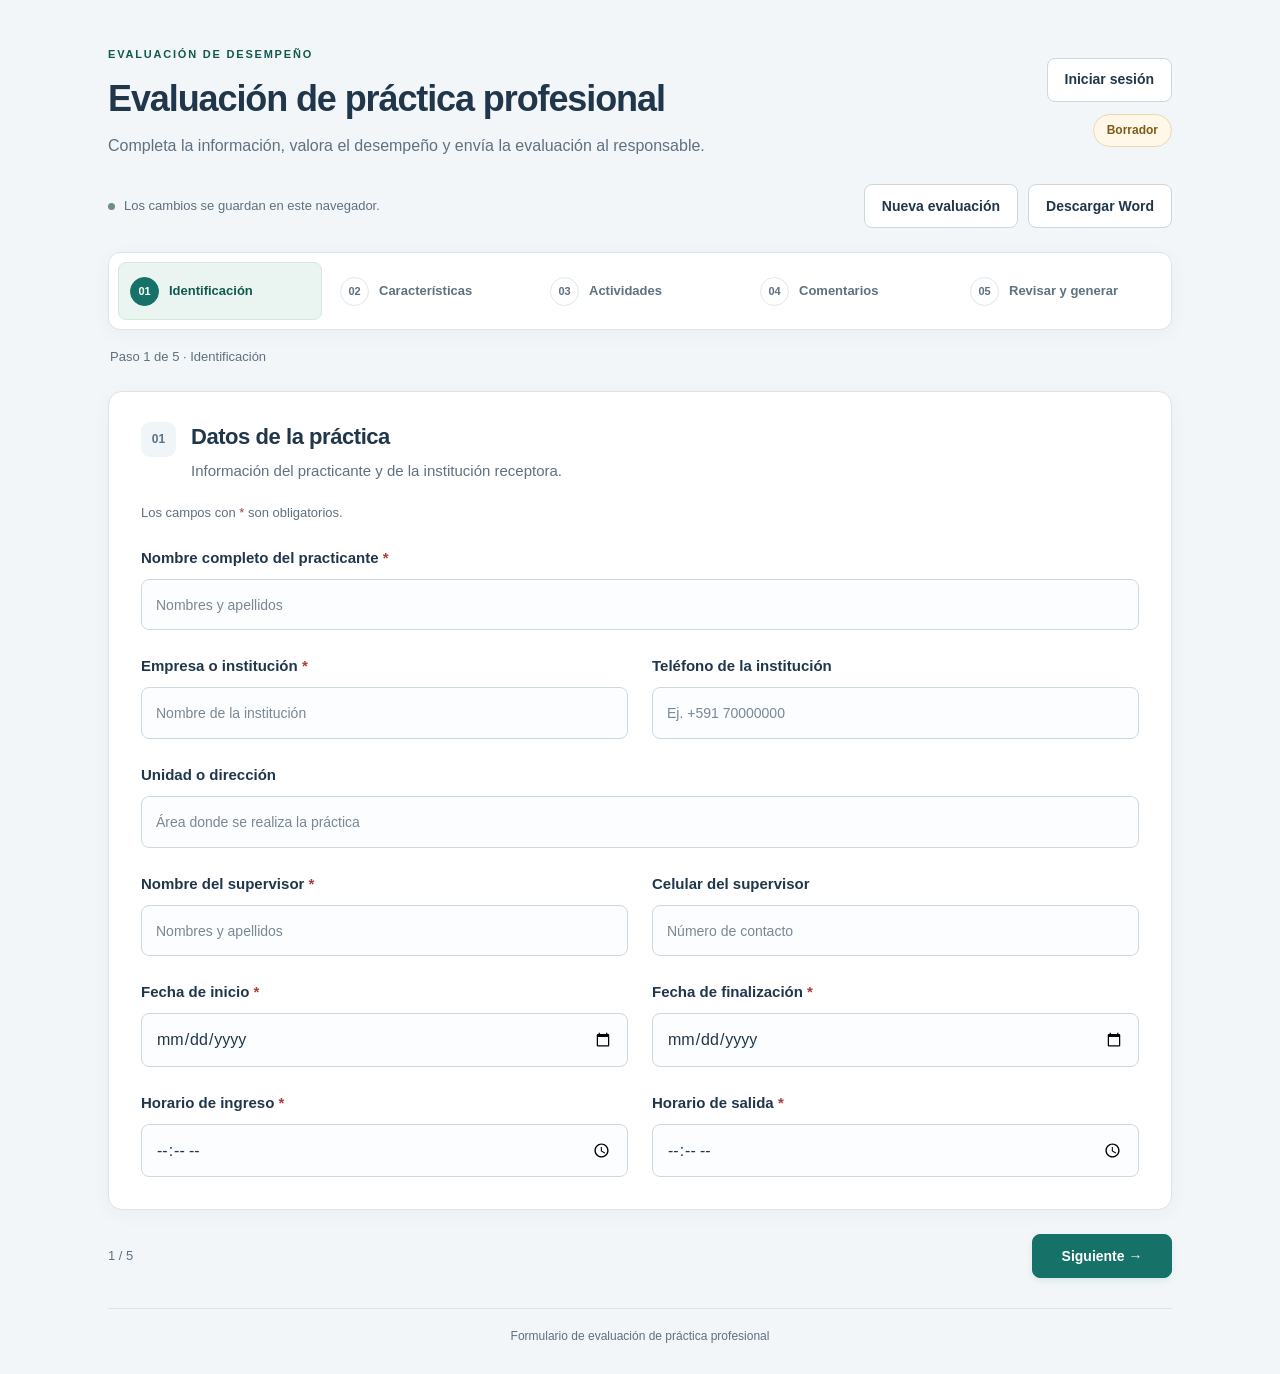
<file: index.html>
<!doctype html>
<html lang="es">
<head>
  <meta charset="utf-8"><meta name="viewport" content="width=device-width,initial-scale=1,viewport-fit=cover">
  <meta name="theme-color" content="#142d43">
  <meta name="description" content="Evaluación de práctica profesional: registro, calificación y seguimiento.">
  <title>Evaluación de práctica profesional</title>
  <link rel="stylesheet" href="styles.css">
  <script src="config.js" defer></script><script src="evaluation.js" defer></script><script src="docx-template.js" defer></script><script src="docx-export.js" defer></script><script src="delivery.js" defer></script><script src="app.js" defer></script>
</head>
<body>
  <div class="workspace">
    <a class="skip-link" href="#mainContent">Ir al formulario</a>
    <main id="mainContent">
      <div class="page-heading"><div><p class="eyebrow">EVALUACIÓN DE DESEMPEÑO</p><h1>Evaluación de práctica profesional</h1><p class="muted">Completa la información, valora el desempeño y envía la evaluación al responsable.</p></div><div class="page-account"><a href="admin.html" id="accountButton" class="button">Iniciar sesi?n</a><span class="pill" id="documentStatus">Borrador</span></div></div>
      <div class="toolbar"><span id="saveStatus" role="status">Los cambios se guardan en este navegador.</span><div><button class="button" id="newButton" type="button">Nueva evaluación</button><button class="button" id="printButton" type="button">Descargar Word</button></div></div>
      <nav class="stepper" aria-label="Secciones de la evaluación" id="stepper">
        <button type="button" data-step="0" aria-current="step" aria-label="Paso 1: Identificación"><span>01</span><b class="step-label">Identificación</b><b class="step-short" aria-hidden="true">Datos</b></button>
        <button type="button" data-step="1" aria-label="Paso 2: Características personales"><span>02</span><b class="step-label">Características</b><b class="step-short" aria-hidden="true">Personal</b></button>
        <button type="button" data-step="2" aria-label="Paso 3: Actividades y proyecto"><span>03</span><b class="step-label">Actividades</b><b class="step-short" aria-hidden="true">Proyecto</b></button>
        <button type="button" data-step="3" aria-label="Paso 4: Comentarios y cierre"><span>04</span><b class="step-label">Comentarios</b><b class="step-short" aria-hidden="true">Cierre</b></button>
        <button type="button" data-step="4" aria-label="Paso 5: Revisar y generar"><span>05</span><b class="step-label">Revisar y generar</b><b class="step-short" aria-hidden="true">Revisión</b></button>
      </nav>
      <p class="step-caption" id="stepCaption" role="status">Paso 1 de 5 · Identificación</p>
      <form id="evaluationForm" novalidate>
        <div class="content-grid"><div class="form-column">
          <section class="card" id="identificacion"><div class="section-heading"><span class="section-number">01</span><div><h2>Datos de la práctica</h2><p>Información del practicante y de la institución receptora.</p></div></div><p class="field-note">Los campos con <span>*</span> son obligatorios.</p>
            <div class="fields">
              <label class="wide">Nombre completo del practicante <span>*</span><input name="student" autocomplete="name" required maxlength="160" placeholder="Nombres y apellidos"></label>
              <label>Empresa o institución <span>*</span><input name="company" required maxlength="180" placeholder="Nombre de la institución"></label>
              <label>Teléfono de la institución<input name="companyPhone" type="tel" maxlength="40" placeholder="Ej. +591 70000000"></label>
              <label class="wide">Unidad o dirección<input name="department" maxlength="200" placeholder="Área donde se realiza la práctica"></label>
              <label>Nombre del supervisor <span>*</span><input name="supervisor" required maxlength="160" placeholder="Nombres y apellidos"></label>
              <label>Celular del supervisor<input name="supervisorPhone" type="tel" maxlength="40" placeholder="Número de contacto"></label>
              <label>Fecha de inicio <span>*</span><input name="startDate" type="date" required></label>
              <label>Fecha de finalización <span>*</span><input name="endDate" type="date" required></label>
              <label>Horario de ingreso <span>*</span><input name="startTime" type="time" required></label>
              <label>Horario de salida <span>*</span><input name="endTime" type="time" required></label>
            </div>
          </section>
          <section class="guide" id="instrucciones"><div><h3>Una calificación por cada criterio</h3><p>Ingresa notas de 1 a 100. Completa los ocho criterios de cada sección para calcular el resultado.</p></div><div class="scale"><span><i></i>1–25 <b>Insuficiente</b></span><span><i></i>26–50 <b>Suficiente</b></span><span><i></i>51–75 <b>Bueno</b></span><span><i></i>76–100 <b>Excelente</b></span></div><small>Escala de los criterios del documento original. El resultado final utiliza la escala indicada en el resumen.</small></section>
          <section class="card"><div class="section-heading"><span class="section-number">02</span><div><h2>Características personales</h2><p>Actitudes y habilidades durante la práctica profesional.</p></div><span class="weight">40 %</span></div><div id="personalCriteria"></div><div class="section-total"><span>Promedio de características personales</span><strong id="personalAverage">— / 100</strong></div></section>
          <section class="card"><div class="section-heading"><span class="section-number">03</span><div><h2>Actividades y proyecto</h2><p>Describe y califica las ocho actividades asignadas por el supervisor.</p></div><span class="weight">60 %</span></div><div id="activityCriteria"></div><div class="section-total"><span>Promedio de actividades y proyecto</span><strong id="activityAverage">— / 100</strong></div></section>
          <section class="card"><div class="section-heading"><span class="section-number">04</span><div><h2>Comentarios y cierre</h2><p>Observaciones, recomendaciones y decisión académica.</p></div></div><div class="fields"><label class="wide">Comentarios y recomendaciones<textarea name="comments" rows="4" maxlength="6000" placeholder="Fortalezas, oportunidades de mejora y recomendaciones…"></textarea></label><label>Jefe inmediato superior<input name="manager" maxlength="160" placeholder="Nombre completo"></label><label>Docente de la asignatura<input name="teacher" maxlength="160" placeholder="Nombre completo"></label><label class="wide">Decisión adoptada por el docente<select name="decision"><option value="">Pendiente de revisión docente</option><option value="aprobado">Aprobado</option><option value="reprobado">Reprobado</option></select><small>La decisión docente se registra por separado del resultado numérico.</small></label></div><div class="signatures"><div>Firma del supervisor<br><small>Nombre completo y sello</small></div><div>Firma del jefe inmediato superior</div><div>Firma del docente</div></div></section>
          <section class="card" id="reviewSection" hidden><div class="section-heading"><span class="section-number">05</span><div><h2>Revisar y generar documento</h2><p>Confirma los datos antes de descargar la evaluación en Word.</p></div></div><div class="review-body"><div class="template-notice"><strong>Documento final</strong><p>Se usa el formato del Word original con los datos que completaste. Luego puedes imprimirlo y firmarlo.</p></div><dl id="reviewData" class="review-data"></dl><p class="muted">Puedes volver a cualquier sección para corregir los datos. Puedes descargar tu copia en Word. Para que el responsable reciba tus respuestas, pulsa «Enviar evaluación al responsable».</p></div></section>
          <div class="wizard-actions"><button type="button" id="previousStep" class="button">← Anterior</button><span id="stepCount">1 / 5</span><button type="button" id="nextStep" class="button primary">Siguiente →</button></div>
        </div>
        <aside class="summary-column" hidden><section class="summary card"><h2>Resumen de calificaciones</h2><div class="final-score"><span>Nota final:</span> <strong id="finalScore">—</strong> <span>/ 100</span></div><p class="result" id="resultLabel">Evaluación en progreso</p><p class="completion" id="completion">0 de 16 criterios calificados</p><progress id="progress" max="16" value="0" aria-label="Criterios completados"></progress><div class="breakdown"><div><span>Características personales <small>40 % de la nota</small></span><strong id="personalWeighted">—</strong></div><div><span>Actividades y proyecto <small>60 % de la nota</small></span><strong id="activityWeighted">—</strong></div></div><div class="final-scale"><span>Hasta 60 <b>Insuficiente</b></span><span>Más de 60 hasta 75 <b>Suficiente</b></span><span>Más de 75 hasta 90 <b>Bueno</b></span><span>Más de 90 <b>Excelente</b></span></div><button type="submit" class="button full">Finalizar y generar Word</button><button type="button" id="saveButton" class="button full">Guardar borrador</button><button type="button" id="cloudButton" class="button subtle full">Guardar en mi cuenta</button><button type="button" id="sendButton" class="button primary full" hidden>Enviar evaluación al responsable</button><p id="deliveryStatus" class="delivery-status" role="status"></p><small class="summary-note">Nota final = promedio personal × 0,40 + promedio de actividades × 0,60.</small></section></aside></div>
      </form>
      <footer>Formulario de evaluación de práctica profesional</footer>
    </main>
  </div>
  <dialog id="accountDialog"><form id="loginForm"><div class="dialog-heading"><h2>Conectar tu cuenta</h2><button class="button" id="closeDialog" type="button" aria-label="Cerrar">×</button></div><p class="muted" id="authDescription">Configura Supabase en config.js para activar la sincronización.</p><label>Correo electrónico<input id="email" type="email" autocomplete="username" required></label><label>Contraseña<input id="password" type="password" autocomplete="current-password" required minlength="6"></label><p id="authStatus" role="status"></p><button type="submit" class="button primary full" id="loginButton">Iniciar sesión</button><button type="button" class="button full" id="logoutButton" hidden>Cerrar sesión</button></form></dialog>
  <div class="toast" id="toast" role="status" hidden></div>
</body></html>
</file>
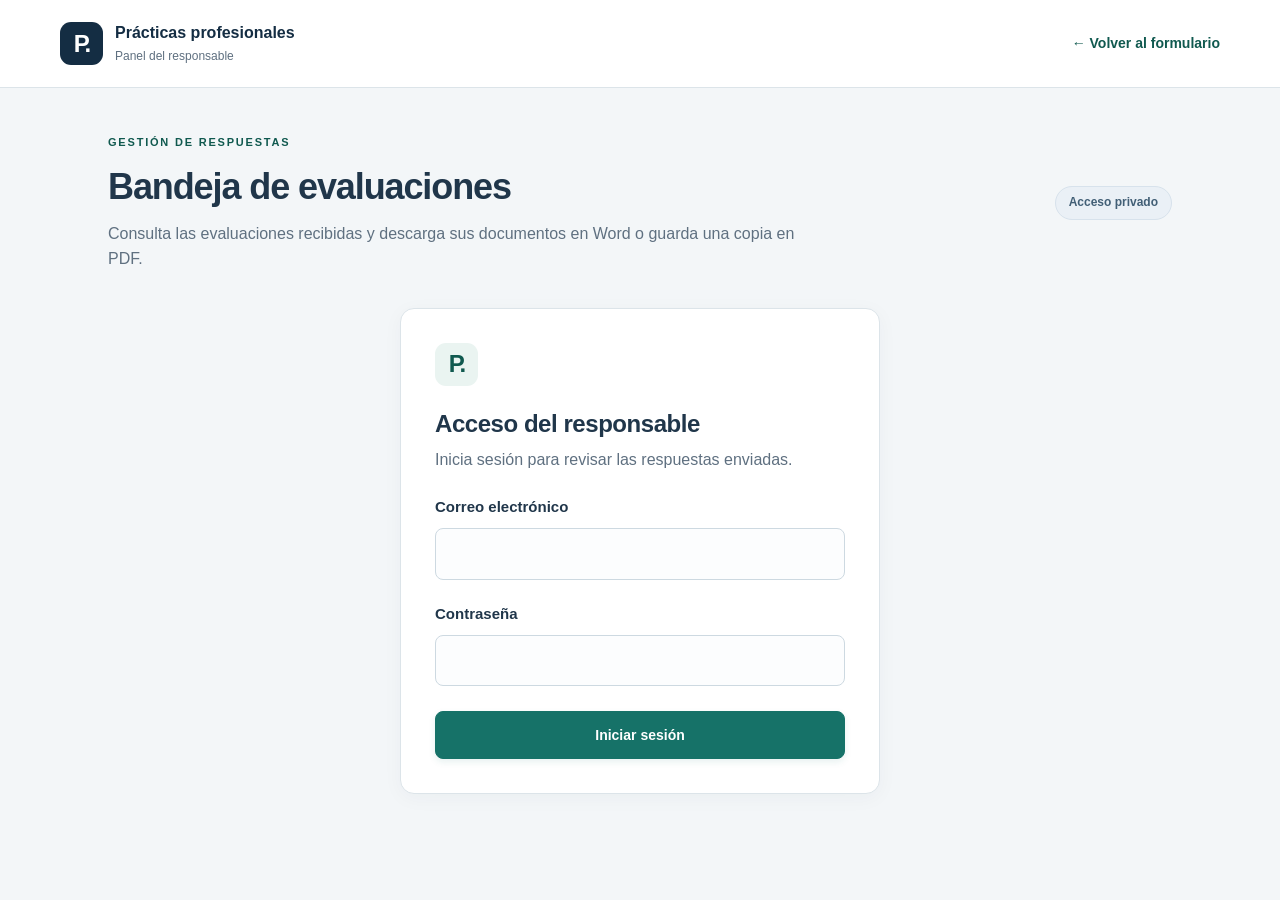
<file: admin.html>
<!doctype html>
<html lang="es">
<head>
  <meta charset="utf-8"><meta name="viewport" content="width=device-width,initial-scale=1,viewport-fit=cover"><meta name="theme-color" content="#142d43">
  <title>Evaluaciones recibidas</title><link rel="stylesheet" href="styles.css">
  <script src="config.js" defer></script><script src="evaluation.js" defer></script><script src="docx-template.js" defer></script><script src="docx-export.js" defer></script><script src="admin.js" defer></script>
</head>
<body class="admin-page">
  <a class="skip-link" href="#mainContent">Ir al contenido</a>
  <header class="topbar"><a class="site-brand" href="index.html"><span class="brand-symbol" aria-hidden="true">P.</span><span>Prácticas profesionales<small>Panel del responsable</small></span></a><a class="back-link" href="index.html">← Volver al formulario</a></header>
  <main id="mainContent">
    <div class="page-heading"><div><p class="eyebrow">GESTIÓN DE RESPUESTAS</p><h1>Bandeja de evaluaciones</h1><p class="muted">Consulta las evaluaciones recibidas y descarga sus documentos en Word o guarda una copia en PDF.</p></div><span class="pill neutral">Acceso privado</span></div>
    <p id="adminMessage" role="status"></p>
    <section id="adminLogin" class="card admin-login">
      <span class="login-mark" aria-hidden="true">P.</span><h2>Acceso del responsable</h2><p class="muted">Inicia sesión para revisar las respuestas enviadas.</p>
      <form id="adminLoginForm"><label>Correo electrónico<input id="adminEmail" type="email" autocomplete="username" required></label><label>Contraseña<input id="adminPassword" type="password" autocomplete="current-password" required></label><button class="button primary full" id="adminLoginButton" type="submit">Iniciar sesión</button></form>
    </section>
    <section id="inbox" hidden>
      <div class="toolbar"><span id="adminAccount"></span><div><button type="button" class="button" id="refreshInbox">Actualizar</button><button type="button" class="button" id="adminLogout">Cerrar sesión</button></div></div>
      <label>Buscar por nombre o institución en esta página<input id="inboxSearch" type="search" placeholder="Buscar entre las respuestas mostradas"></label>
      <p id="inboxCount" role="status"></p><div id="inboxList" class="card"></div>
      <div class="wizard-actions"><button type="button" class="button" id="inboxPrevious">Anterior</button><span id="inboxPage">Página 1</span><button type="button" class="button" id="inboxNext">Siguiente</button></div>
    </section>
  </main>
  <dialog id="responseDialog" class="response-dialog"><div class="dialog-heading"><h2>Respuestas de la evaluación</h2><button type="button" class="button" id="closeResponse" aria-label="Cerrar respuestas">Cerrar</button></div><dl id="responseData" class="review-data"></dl><button type="button" class="button primary full" id="downloadResponse">Descargar Word</button><button type="button" class="button full" id="printResponse">Guardar en PDF / Imprimir</button><p class="pdf-help muted">Para descargar el PDF, selecciona ?Guardar como PDF? en la ventana de impresi?n.</p></dialog>
</body></html>
</file>
<file: styles.css>
﻿/* Diseño compartido del formulario y la bandeja. Sin dependencias externas. */
:root {
  --navy: #142d43;
  --accent: #167268;
  --accent-dark: #10594f;
  --accent-soft: #eaf4f1;
  --ink: #20364a;
  --muted: #5f7080;
  --border: #dce4e9;
  --canvas: #f3f6f8;
  --paper: #fff;
  --radius: 14px;
  --shadow: 0 4px 20px rgb(20 45 67 / 4%);
}
* { box-sizing: border-box; }
html { scroll-behavior: smooth; scroll-padding-top: 24px; -webkit-text-size-adjust: 100%; }
body { margin: 0; background: var(--canvas); color: var(--ink); font: 16px/1.6 'Segoe UI', Arial, sans-serif; }
button, input, textarea, select { font: inherit; }
button { cursor: pointer; touch-action: manipulation; }
a { color: var(--accent-dark); text-underline-offset: 4px; }
a:hover { text-decoration-thickness: 2px; }
button, a, input, textarea, select { outline-offset: 4px; }
:focus-visible { outline: 3px solid #438bce; }
[hidden] { display: none !important; }
h1, h2, h3, p { margin-top: 0; }
h1 { margin-bottom: 12px; font-size: clamp(27px, 3.2vw, 36px); font-weight: 700; letter-spacing: -1.1px; line-height: 1.23; }
h2 { margin-bottom: 7px; font-size: 22px; letter-spacing: -.45px; line-height: 1.35; }
h3 { margin-bottom: 8px; font-size: 18px; }
small { color: var(--muted); font-size: 13px; }
.muted { color: var(--muted); }
.eyebrow { margin-bottom: 13px; color: var(--accent-dark); font-size: 11px; font-weight: 700; letter-spacing: 1.8px; }
.skip-link { position: fixed; top: -100px; left: 16px; z-index: 20; padding: 12px 18px; background: white; border: 2px solid var(--accent); border-radius: 8px; }
.skip-link:focus { top: 12px; }

/* Encabezado */
.topbar { display: flex; align-items: center; justify-content: space-between; gap: 24px; min-height: 88px; padding: 16px max(24px, calc((100% - 1160px) / 2)); background: var(--paper); border-bottom: 1px solid var(--border); }
.site-brand { display: flex; align-items: center; gap: 12px; text-decoration: none; color: var(--navy); font-size: 16px; font-weight: 700; line-height: 1.4; flex-shrink: 0; }
.site-brand small { display: block; margin-top: 3px; font-size: 12px; font-weight: 400; }
.brand-symbol, .login-mark { display: grid; place-items: center; width: 43px; height: 43px; border-radius: 11px; background: var(--navy); color: #fff; font-size: 24px; font-weight: 700; letter-spacing: -2px; }
.header-actions { display: flex; align-items: center; flex-wrap: wrap; gap: 22px; font-size: 13px; }
.header-actions > a { color: #4b6275; text-decoration: none; }
.header-actions > a:hover { color: var(--accent-dark); text-decoration: underline; }
#connection { display: flex; align-items: center; gap: 7px; font-size: 12px; color: var(--muted); }
#connection::before { content: ''; width: 6px; height: 6px; border-radius: 50%; background: var(--accent); }
.back-link { font-size: 14px; font-weight: 600; text-decoration: none; }
main { max-width: 1120px; margin: auto; padding: 46px 28px 24px; }
.page-heading { display: flex; align-items: center; justify-content: space-between; gap: 24px; margin-bottom: 26px; }
.page-account { display: flex; flex-direction: column; align-items: flex-end; gap: 12px; flex-shrink: 0; }
.page-heading .muted { max-width: 720px; margin-bottom: 0; font-size: 16px; }
.pill { padding: 6px 13px; border: 1px solid #ead8af; border-radius: 30px; background: #fff8e8; color: #7d5b1b; font-size: 12px; font-weight: 600; white-space: nowrap; }
.pill.neutral { color: #425f76; background: #eaf0f6; border-color: #d7e2ec; }
.toolbar { display: flex; justify-content: space-between; align-items: center; flex-wrap: wrap; gap: 16px; margin: 0 0 24px; }
.toolbar > div { display: flex; flex-wrap: wrap; gap: 10px; }
#saveStatus { display: flex; align-items: center; gap: 9px; font-size: 13px; color: var(--muted); }
#saveStatus::before { content: ''; width: 7px; height: 7px; background: #718e83; border-radius: 50%; flex-shrink: 0; }
.button { min-height: 44px; padding: 10px 17px; border: 1px solid #ccd8df; border-radius: 8px; background: #fff; color: var(--ink); font-size: 14px; font-weight: 600; line-height: 1.5; transition: background .15s, border-color .15s, box-shadow .15s; }
.button:hover { background: #f3f7f9; border-color: #a6bbc8; }
.button.primary { color: #fff; background: var(--accent); border-color: var(--accent); box-shadow: 0 3px 7px rgb(22 114 104 / 10%); }
.button.primary:hover { background: var(--accent-dark); border-color: var(--accent-dark); }
.button:active { box-shadow: none; }
.button:disabled { opacity: .55; cursor: not-allowed; box-shadow: none; }
.button.subtle { color: var(--muted); background: transparent; border-color: transparent; }
.button.full { display: block; width: 100%; margin-top: 11px; }

/* Pasos */
.stepper { display: grid; grid-template-columns: repeat(5, minmax(0, 1fr)); padding: 9px; gap: 6px; background: #fff; border: 1px solid var(--border); border-radius: 12px; box-shadow: var(--shadow); }
.stepper button { display: flex; align-items: center; justify-content: flex-start; gap: 10px; min-height: 58px; min-width: 0; padding: 11px; border: 1px solid transparent; border-radius: 8px; color: var(--muted); background: transparent; text-align: left; font-size: 13px; line-height: 1.4; }
.stepper button:hover { background: #f4f7f9; }
.stepper button > span { display: grid; place-items: center; width: 29px; height: 29px; flex-shrink: 0; border: 1px solid #dfe7ed; border-radius: 50%; font-size: 11px; font-weight: 600; }
.stepper button[aria-current="step"] { color: var(--accent-dark); background: var(--accent-soft); border-color: #d3e9df; }
.stepper button[aria-current="step"] > span { background: var(--accent); color: #fff; border-color: var(--accent); }
.stepper button.passed { color: #426a60; }
.stepper button.passed > span { border-color: #a8cabe; background: #f0f7f3; }
.stepper b { font-weight: 600; }
.step-short { display: none; }
.step-caption { font-size: 13px; color: var(--muted); margin: 17px 2px 23px; }
.content-grid { display: block; }
.card { background: var(--paper); border: 1px solid var(--border); border-radius: var(--radius); margin-bottom: 24px; box-shadow: var(--shadow); }
.section-heading { display: flex; align-items: flex-start; gap: 15px; padding: 30px 32px 25px; }
.section-heading > div { min-width: 0; }
.section-heading p { font-size: 15px; margin: 0; color: var(--muted); }
.section-number { display: grid; place-items: center; width: 35px; height: 35px; flex-shrink: 0; background: #f0f5f8; color: #577185; border-radius: 9px; font-size: 12px; font-weight: 600; }
.weight { margin-left: auto; padding: 6px 12px; border-radius: 6px; background: var(--accent-soft); color: var(--accent-dark); font-size: 13px; font-weight: 600; white-space: nowrap; }
.field-note { margin: -5px 32px 22px; font-size: 13px; color: var(--muted); }
.field-note span { color: #a83838; }
.fields { display: grid; grid-template-columns: repeat(2, minmax(0, 1fr)); gap: 24px; padding: 0 32px 32px; }
.fields > *, .workspace, .form-column { min-width: 0; }
.wide { grid-column: 1 / -1; }
label { display: block; font-size: 15px; font-weight: 600; }
label > span { color: #aa3e3e; }
label > small { display: block; margin-top: 7px; font-weight: 400; }
input, textarea, select { display: block; width: 100%; min-width: 0; max-width: 100%; min-height: 48px; padding: 12px 14px; margin-top: 9px; border: 1px solid #cdd9e1; border-radius: 8px; background: #fcfdfe; color: var(--ink); font-size: 16px; font-weight: 400; transition: border-color .15s, box-shadow .15s; }
input::placeholder, textarea::placeholder { color: #798895; opacity: 1; font-size: 14px; }
input:hover, textarea:hover, select:hover { border-color: #a8bcc8; }
input:focus, textarea:focus, select:focus { background: #fff; outline: none; border-color: var(--accent); box-shadow: 0 0 0 3px rgb(22 114 104 / 12%); }
.was-validated input:invalid, .was-validated textarea:invalid, .was-validated select:invalid { border-color: #b74d4d; background: #fffafa; }
input:disabled, textarea:disabled, select:disabled { background: #f0f3f5; color: #71808c; }
textarea { resize: vertical; line-height: 1.65; }
.guide { padding: 24px 30px; margin-bottom: 24px; border: 1px solid #d2e3dd; border-left: 3px solid #71a798; border-radius: 10px; background: #f0f7f4; }
.guide h3 { color: #2d5a4f; font-size: 17px; }
.guide p { font-size: 15px; color: #506b63; }
.guide small { display: block; color: #526d64; }
.scale { display: grid; grid-template-columns: repeat(4, minmax(0, 1fr)); gap: 16px; margin: 20px 0; }
.scale span { padding-left: 12px; border-left: 2px solid #a6bbb2; font-size: 14px; }
.scale b { display: block; font-weight: 600; }
.scale i { display: none; }
.criterion { display: flex; align-items: flex-start; gap: 15px; padding: 24px 32px; border-top: 1px solid #e9eef2; }
.criterion:focus-within { background: #fbfdfc; }
.criterion-index { min-width: 22px; padding-top: 2px; color: #7c8c99; font-size: 13px; font-variant-numeric: tabular-nums; }
.criterion-copy { flex: 1; min-width: 0; }
.criterion-copy strong { font-size: 16px; font-weight: 600; }
.criterion-copy p { margin: 7px 0 0; color: var(--muted); font-size: 15px; line-height: 1.7; }
.score-label { flex-shrink: 0; width: 112px; color: var(--muted); font-size: 12px; font-weight: 500; text-align: center; }
.score-label input { text-align: center; font-size: 20px; font-weight: 600; font-variant-numeric: tabular-nums; }
.activity-input { min-height: 100px; }
.section-total { display: flex; justify-content: space-between; flex-wrap: wrap; gap: 12px; padding: 19px 32px; border-top: 1px solid var(--border); border-radius: 0 0 var(--radius) var(--radius); background: #f8fafb; font-size: 14px; }
.section-total strong { color: var(--accent-dark); white-space: nowrap; font-size: 16px; }
.wizard-actions { display: flex; justify-content: space-between; align-items: center; gap: 15px; margin: 6px 0 30px; }
#stepCount, #inboxPage { color: var(--muted); font-size: 13px; }
#nextStep { margin-left: auto; min-width: 140px; }
.signatures { display: none; }

/* Resumen debajo del formulario: no hay barras laterales. */
.summary-column { position: static; }
.summary { display: grid; grid-template-columns: minmax(0, 1fr) minmax(0, 1fr); gap: 0 36px; padding: 30px 32px; }
.summary h2 { grid-column: 1 / -1; font-size: 20px; margin-bottom: 18px; }
.final-score { grid-column: 1; margin: 0 0 8px; color: var(--muted); font-size: 14px; }
.final-score strong { margin: 0 6px; font-size: 40px; color: var(--navy); font-weight: 700; letter-spacing: -1.5px; font-variant-numeric: tabular-nums; }
.result { grid-column: 1; margin-bottom: 14px; color: var(--accent-dark); font-size: 14px; font-weight: 600; }
.completion { grid-column: 1; font-size: 13px; color: var(--muted); margin: 0 0 10px; }
progress { grid-column: 1; display: block; width: 100%; height: 7px; border: 0; border-radius: 8px; appearance: none; background: #e9eef0; }
progress::-webkit-progress-bar { background: #e9eef0; border-radius: 8px; }
progress::-webkit-progress-value { background: var(--accent); border-radius: 8px; }
progress::-moz-progress-bar { background: var(--accent); border-radius: 8px; }
.breakdown { grid-column: 2; grid-row: 2 / span 4; align-self: center; margin: 0; }
.breakdown > div { display: flex; align-items: center; justify-content: space-between; gap: 14px; padding: 14px 0; border-bottom: 1px solid var(--border); font-size: 14px; }
.breakdown small { display: block; margin-top: 3px; font-size: 12px; }
.breakdown strong { flex-shrink: 0; font-size: 21px; font-variant-numeric: tabular-nums; }
.final-scale { grid-column: 1 / -1; display: grid; grid-template-columns: repeat(4, minmax(0, 1fr)); gap: 16px; padding: 22px 0; margin-top: 14px; border-top: 1px solid var(--border); font-size: 12px; }
.final-scale span { color: var(--muted); }
.final-scale b { display: block; font-size: 13px; font-weight: 600; color: #42596a; }
.summary > .button, .summary-note, .delivery-status { grid-column: 1 / -1; }
.summary > .button { margin-top: 9px; }
#sendButton { min-height: 50px; }
.summary-note { display: block; margin-top: 17px; text-align: center; font-size: 12px; }
.delivery-status { margin: 18px 0 0; padding: 14px 16px; border: 1px solid #d9e4eb; border-radius: 8px; background: #f5f8fa; font-size: 14px; line-height: 1.75; overflow-wrap: anywhere; }
.review-body { padding: 0 32px 30px; }
.template-notice { margin-bottom: 24px; padding: 18px 20px; border: 1px solid #d5e5df; border-radius: 9px; background: #f1f7f4; font-size: 15px; }
.template-notice p { margin: 7px 0 0; color: #526d64; }
.review-data { display: grid; grid-template-columns: minmax(0, 1fr) minmax(0, 1.5fr); margin-bottom: 24px; font-size: 15px; }
.review-data dt, .review-data dd { padding: 14px 0; margin: 0; border-bottom: 1px solid #e6edf1; white-space: pre-wrap; overflow-wrap: anywhere; }
.review-data dt { padding-right: 24px; color: var(--muted); }
.review-data dd { font-weight: 500; }

/* Historial, bandeja y acceso */
.history { margin-top: 12px; }
.history-tools { display: flex; flex-wrap: wrap; gap: 12px; padding: 0 32px 25px; }
.history-tools input { flex: 1 1 240px; width: auto; margin: 0; }
.history-row { display: flex; align-items: center; flex-wrap: wrap; gap: 18px; padding: 22px 32px; border-top: 1px solid #e6edf1; }
.history-row:hover { background: #fbfcfd; }
.history-row:last-child { border-radius: 0 0 var(--radius) var(--radius); }
.history-row > div { flex: 1 1 200px; min-width: 0; }
.history-row strong { display: block; font-size: 16px; font-weight: 600; }
.history-row small { display: block; margin-top: 5px; line-height: 1.7; }
.history-score { font-size: 24px; font-weight: 600; color: var(--navy); font-variant-numeric: tabular-nums; }
.empty { margin: 0; padding: 30px 32px 38px; text-align: center; color: var(--muted); font-size: 15px; }
footer { padding: 18px 0 4px; border-top: 1px solid var(--border); color: var(--muted); text-align: center; font-size: 12px; }
.admin-login { max-width: 480px; margin: 36px auto 50px; padding: 34px; }
.login-mark { margin-bottom: 22px; background: var(--accent-soft); color: var(--accent-dark); }
.admin-login h2 { font-size: 24px; }
.admin-login label { margin-top: 22px; }
.admin-login .button { min-height: 48px; margin-top: 25px; }
#adminMessage:not(:empty) { margin-bottom: 24px; padding: 14px 18px; background: #edf3f7; border: 1px solid #d8e3eb; border-radius: 9px; color: #435d70; font-size: 14px; }
#inbox { padding-top: 8px; }
#inboxSearch { background: #fff; }
#inboxCount { margin-top: 16px; font-size: 13px; color: var(--muted); }
#inboxList { overflow: hidden; }
#inboxList .history-row:first-child { border-top: 0; }
#inboxList .history-row .button:last-child { color: var(--accent-dark); border-color: #c3dbd2; background: #f3f8f5; }
#adminAccount { font-size: 14px; color: var(--muted); }
dialog { width: min(460px, calc(100% - 28px)); max-height: calc(100dvh - 36px); overflow-y: auto; border: 1px solid #d9e3e9; border-radius: 16px; padding: 30px; color: var(--ink); box-shadow: 0 24px 80px rgb(13 35 51 / 20%); }
dialog::backdrop { background: rgb(16 35 50 / 48%); backdrop-filter: blur(3px); }
.dialog-heading { display: flex; justify-content: space-between; align-items: center; gap: 16px; }
.dialog-heading h2 { margin: 0; }
.dialog-heading .button { min-width: 44px; flex-shrink: 0; }
dialog label { margin-top: 20px; }
#authDescription { margin-top: 20px; }
#authStatus { color: #a13d3d; font-size: 14px; }
.response-dialog { width: min(860px, calc(100% - 28px)); }
.response-dialog .dialog-heading { position: sticky; top: -30px; z-index: 1; padding: 12px 0 18px; background: #fff; border-bottom: 1px solid var(--border); }
.toast { position: fixed; z-index: 20; bottom: max(24px, env(safe-area-inset-bottom)); left: 50%; transform: translateX(-50%); width: max-content; max-width: calc(100% - 32px); padding: 15px 22px; background: var(--navy); color: #fff; border: 1px solid #355164; border-radius: 10px; box-shadow: 0 8px 30px rgb(20 45 67 / 20%); font-size: 14px; line-height: 1.7; }
h1, h2, h3, p, label, small, .history-row, .toast { overflow-wrap: anywhere; }

@media (max-width: 1100px) {
  .topbar { flex-wrap: wrap; gap: 16px; padding: 17px 28px; }
  .header-actions { gap: 18px; }
}
@media (max-width: 800px) {
  main { padding-top: 32px; }
  .header-actions { width: 100%; justify-content: space-between; gap: 14px; }
  .stepper button { flex-direction: column; text-align: center; justify-content: center; gap: 8px; padding: 10px 5px; }
  .summary { column-gap: 24px; }
}
@media (max-width: 600px) {
  main { padding: 28px 16px 20px; }
  .topbar { padding: 16px; gap: 16px; }
  .site-brand { font-size: 15px; }
  .site-brand small { font-size: 11px; }
  .brand-symbol { width: 38px; height: 38px; font-size: 23px; }
  .header-actions { gap: 12px; font-size: 12px; }
  .header-actions .button { min-height: 42px; font-size: 12px; padding: 8px 12px; }
  #connection { font-size: 11px; }
  .back-link { font-size: 13px; }
  .page-heading { flex-direction: column; align-items: flex-start; gap: 16px; margin-bottom: 23px; }
  .page-account { order: -1; width: 100%; flex-direction: row-reverse; justify-content: space-between; align-items: center; }
  .page-heading .muted { font-size: 15px; line-height: 1.75; }
  h1 { font-size: 29px; letter-spacing: -.8px; }
  h2 { font-size: 20px; }
  .eyebrow { margin-bottom: 11px; font-size: 10px; }
  .toolbar { display: block; }
  #saveStatus { font-size: 12px; }
  .toolbar > div { display: grid; grid-template-columns: repeat(2, minmax(0, 1fr)); gap: 8px; margin-top: 14px; }
  .button { min-height: 46px; padding: 11px 12px; font-size: 13px; }
  .stepper { padding: 6px; gap: 3px; border-radius: 10px; }
  .stepper button { min-height: 74px; padding: 9px 2px; font-size: 11px; gap: 8px; }
  .stepper button > span { width: 26px; height: 26px; font-size: 10px; }
  .step-label { display: none; }
  .step-short { display: block; }
  .step-caption { font-size: 12px; margin: 14px 0 20px; }
  .card { border-radius: 11px; margin-bottom: 20px; }
  .section-heading { padding: 23px 18px; gap: 11px; }
  .section-heading p { font-size: 14px; line-height: 1.75; }
  .section-number { width: 29px; height: 29px; border-radius: 7px; font-size: 11px; }
  .weight { padding: 5px 8px; font-size: 11px; }
  .field-note { margin: -4px 18px 20px; font-size: 12px; }
  .fields { grid-template-columns: minmax(0, 1fr); gap: 22px; padding: 0 18px 25px; }
  label { font-size: 15px; }
  input, textarea, select { min-height: 49px; font-size: 16px; padding: 12px; }
  input::placeholder, textarea::placeholder { font-size: 14px; }
  .criterion { display: grid; grid-template-columns: 17px minmax(0, 1fr); padding: 22px 18px; gap: 10px; }
  .criterion-index { min-width: 0; font-size: 12px; }
  .criterion-copy { grid-column: 2; }
  .criterion-copy strong { font-size: 16px; }
  .criterion-copy p { font-size: 14px; line-height: 1.8; }
  .score-label { grid-column: 2; display: flex; justify-content: space-between; align-items: center; gap: 12px; width: 100%; text-align: left; font-size: 13px; margin-top: 5px; }
  .score-label input { width: 105px; margin: 0; font-size: 19px; }
  .activity-input { min-height: 112px; }
  .section-total { padding: 17px 18px; font-size: 13px; }
  .section-total strong { margin-left: auto; font-size: 15px; }
  .guide { padding: 22px 18px; }
  .guide p { font-size: 14px; }
  .scale { grid-template-columns: repeat(2, minmax(0, 1fr)); gap: 18px; }
  .scale span { font-size: 13px; }
  .guide small { font-size: 12px; line-height: 1.8; }
  .wizard-actions { gap: 10px; margin-bottom: 24px; }
  #nextStep { min-width: 116px; }
  .summary { display: block; padding: 24px 18px; }
  .summary h2 { font-size: 20px; }
  .final-score { margin: 16px 0 8px; }
  .final-score strong { font-size: 38px; }
  .completion { margin-bottom: 12px; }
  .breakdown { margin-top: 20px; }
  .final-scale { grid-template-columns: repeat(2, minmax(0, 1fr)); gap: 16px 20px; }
  .delivery-status { padding: 13px; font-size: 13px; }
  .summary-note { line-height: 1.8; }
  .review-body { padding: 0 18px 24px; }
  .template-notice { padding: 16px; font-size: 14px; }
  .review-data { grid-template-columns: minmax(0, 1fr); font-size: 14px; }
  .review-data dt { border-bottom: 0; padding: 14px 0 0; font-size: 13px; }
  .review-data dd { padding-top: 5px; }
  .history-tools { flex-direction: column; padding: 0 18px 22px; }
  .history-tools input { width: 100%; flex: initial; }
  .history-row { display: grid; grid-template-columns: minmax(0, 1fr) auto; padding: 20px 18px; gap: 14px; }
  .history-row > div { grid-column: 1 / -1; }
  .history-row .button { min-width: 86px; }
  .history-row strong { font-size: 16px; }
  .history-row small { font-size: 13px; }
  #inboxList .history-row { grid-template-columns: repeat(2, minmax(0, 1fr)); }
  .empty { padding: 22px 18px 30px; font-size: 14px; }
  .admin-login { padding: 27px 22px; margin: 28px 0; }
  .admin-login h2 { font-size: 23px; }
  dialog { padding: 24px 18px; border-radius: 12px; }
  .response-dialog .dialog-heading { top: -24px; }
  .dialog-heading { gap: 10px; }
  .dialog-heading h2 { font-size: 19px; }
  footer { font-size: 11px; }
}
@media (max-width: 360px) {
  main { padding-left: 12px; padding-right: 12px; }
  .topbar { padding-left: 12px; padding-right: 12px; }
  .toolbar > div { grid-template-columns: minmax(0, 1fr); }
  .header-actions { gap: 10px; }
  .header-actions > a { font-size: 11px; }
  .stepper button { font-size: 10px; }
}
@media (prefers-reduced-motion: reduce) {
  html { scroll-behavior: auto; }
  *, *::before, *::after { transition: none !important; }
}
@media print {
  @page { size: A4; margin: 14mm; }
  body { background: #fff; color: #222; font-size: 11px; }
  .topbar, .toolbar, .stepper, .step-caption, .wizard-actions, .history, footer, .button, .toast, dialog, .skip-link { display: none !important; }
  main { max-width: none; padding: 0; }
  .card { box-shadow: none; border-radius: 0; }
  h1 { font-size: 23px; }
  h2 { font-size: 17px; }
  .summary { display: block; break-inside: avoid; }
  .criterion { break-inside: avoid; }
  .signatures { display: flex; justify-content: space-between; gap: 20px; padding: 60px 20px 20px; }
  .signatures > div { flex: 1; border-top: 1px solid #777; padding-top: 8px; text-align: center; }
}

.page-account a.button { text-decoration: none; }
@media print {
  body.admin-page > :not(#responseDialog) { display: none !important; }
  body.admin-page #responseDialog[open] { display: block !important; position: static; width: 100%; max-width: none; max-height: none; height: auto; overflow: visible; margin: 0; padding: 0; border: 0; box-shadow: none; }
  body.admin-page #responseDialog::backdrop { background: transparent; backdrop-filter: none; }
  body.admin-page #responseDialog .dialog-heading { position: static; padding: 0 0 16px; }
  body.admin-page #responseDialog .button, body.admin-page .pdf-help { display: none !important; }
  body.admin-page .review-data { display: block; font-size: 11pt; }
  body.admin-page .review-data dt { padding: 12px 0 2px; border: 0; break-after: avoid; font-weight: 600; }
  body.admin-page .review-data dd { padding: 0 0 8px; white-space: pre-wrap; overflow-wrap: anywhere; }
}
</file>
